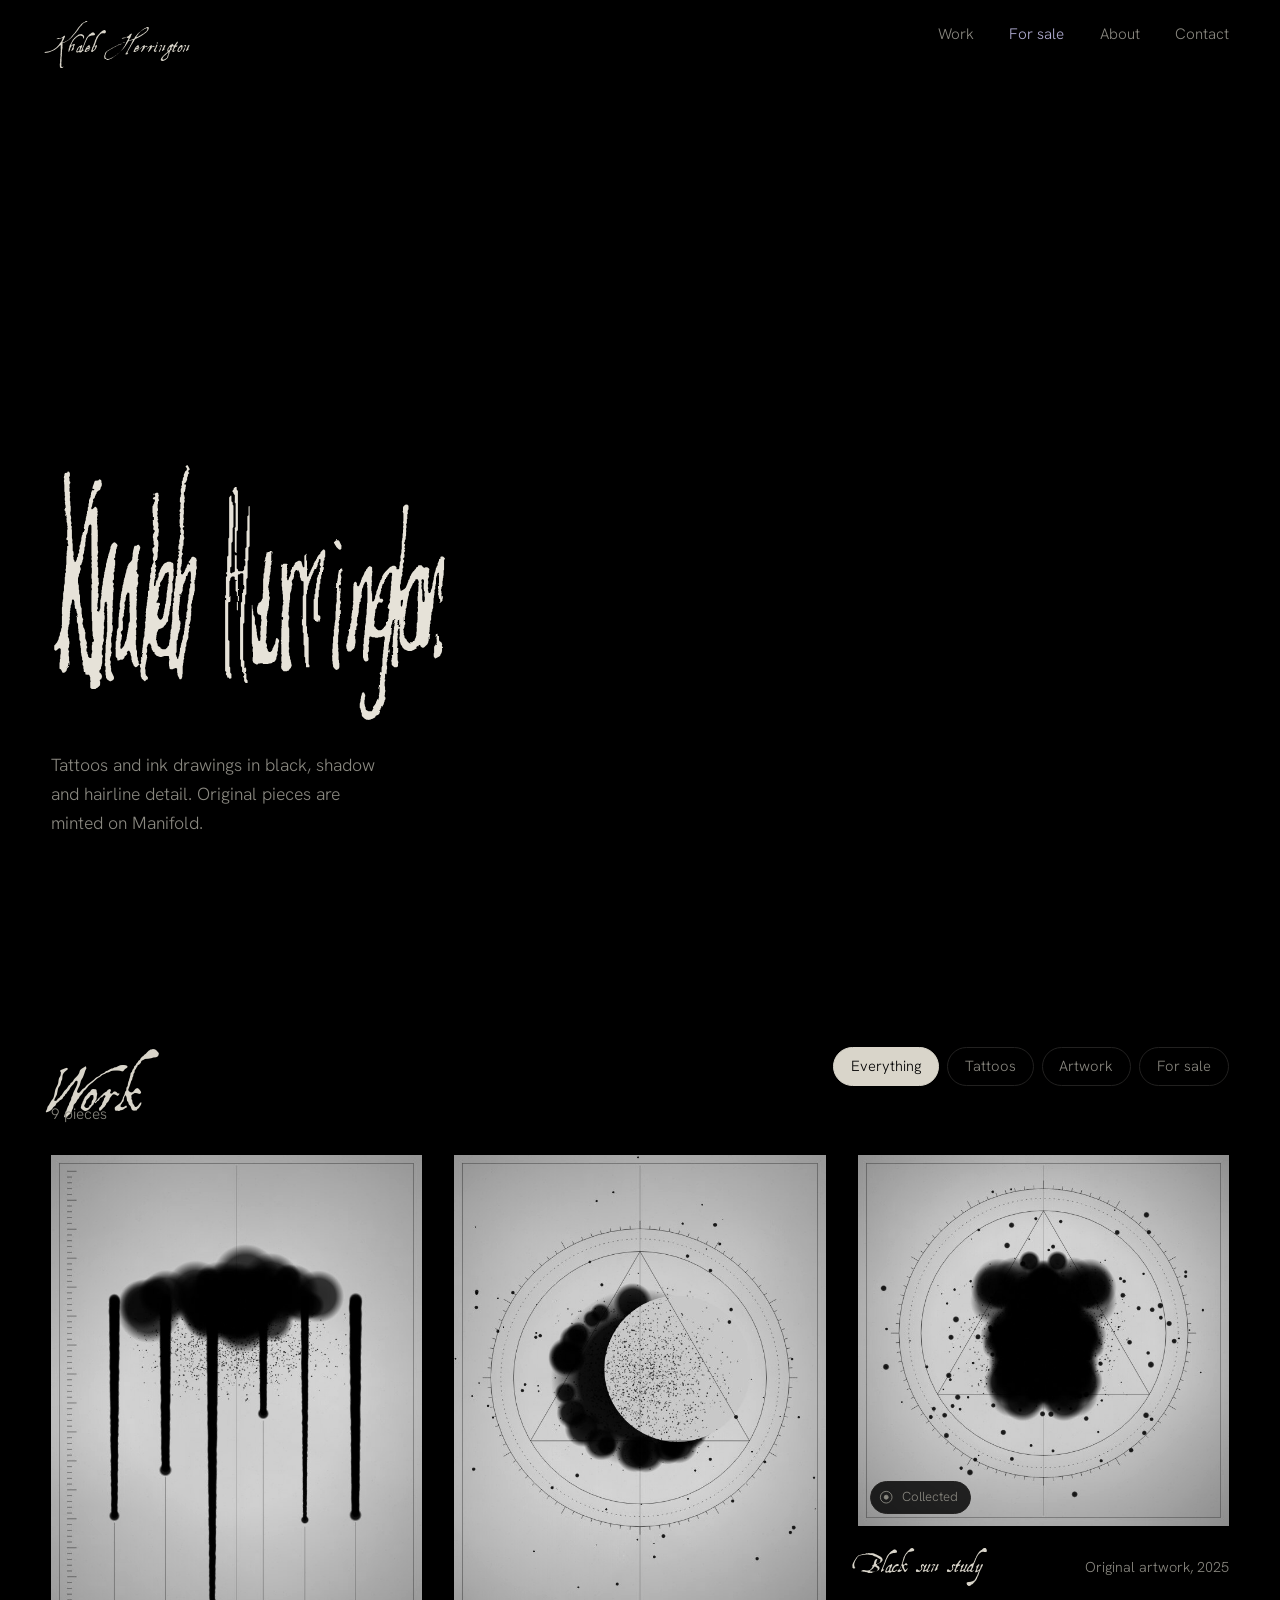
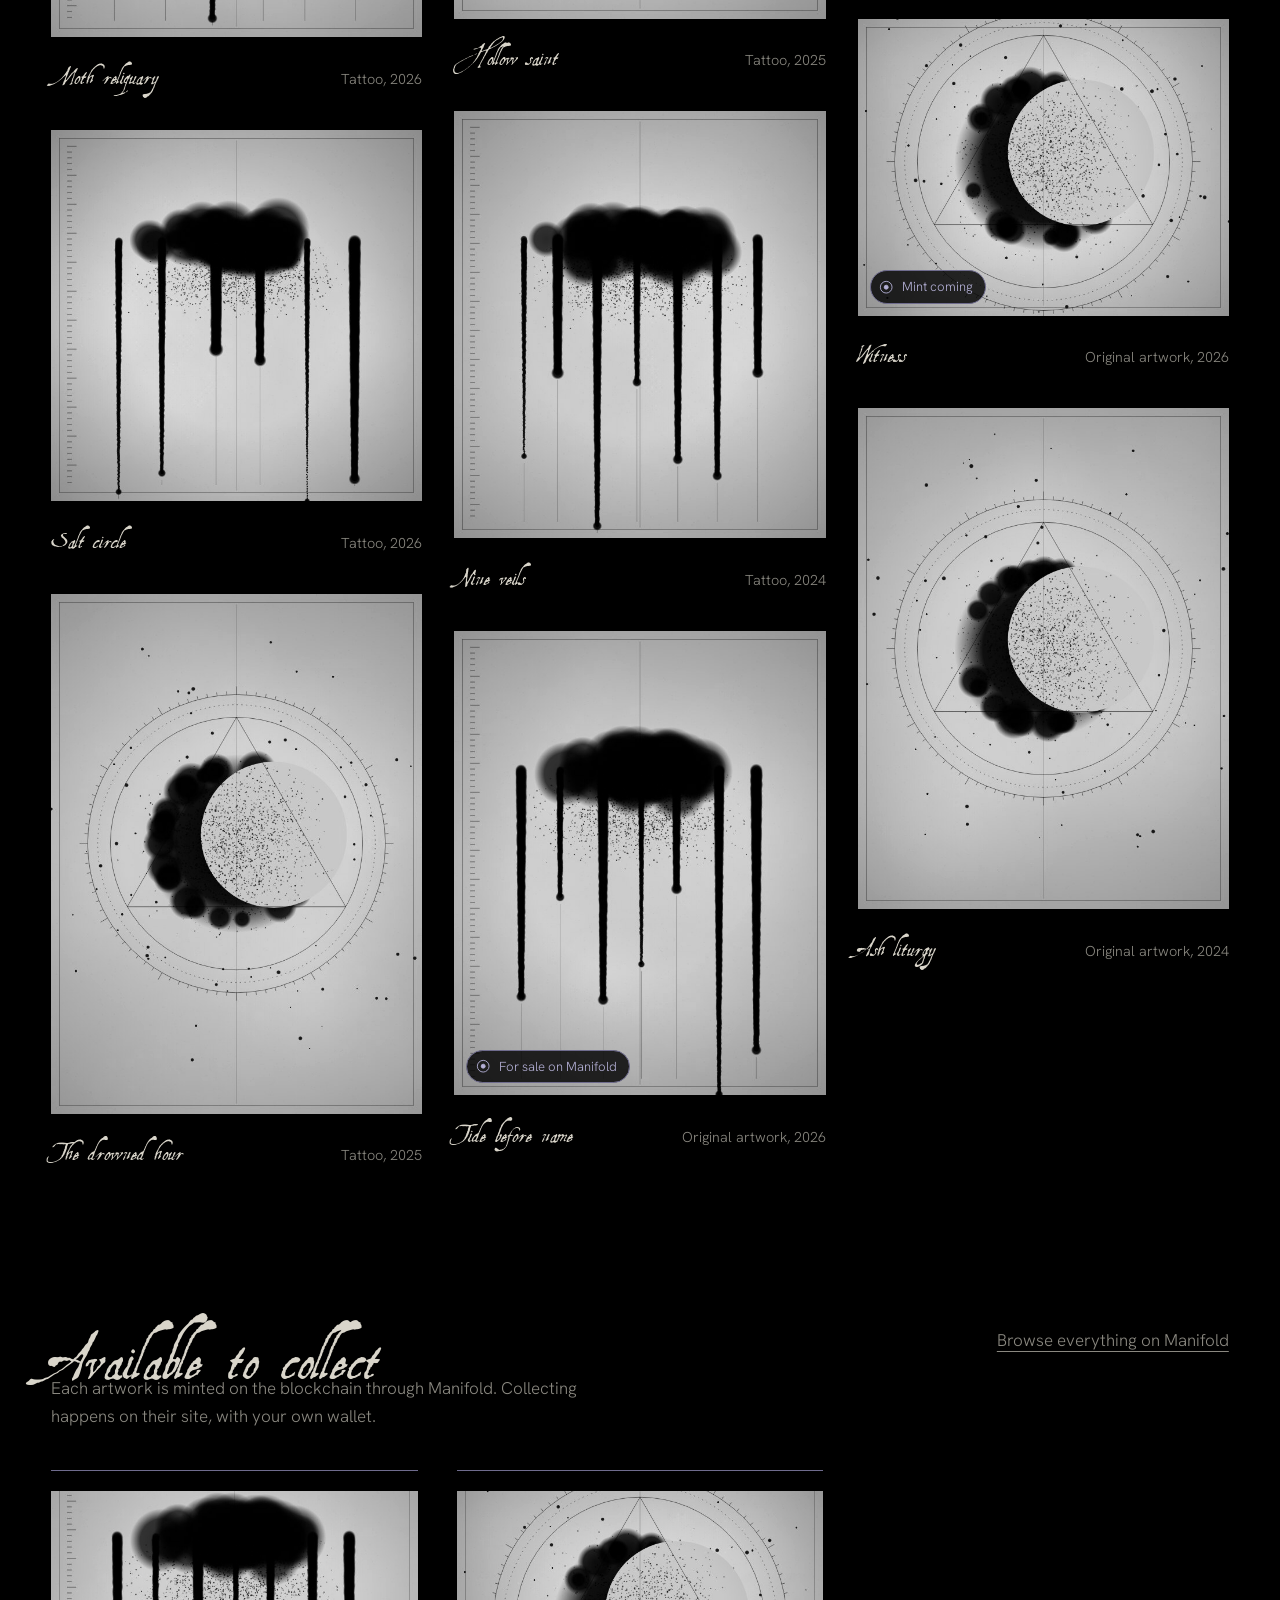
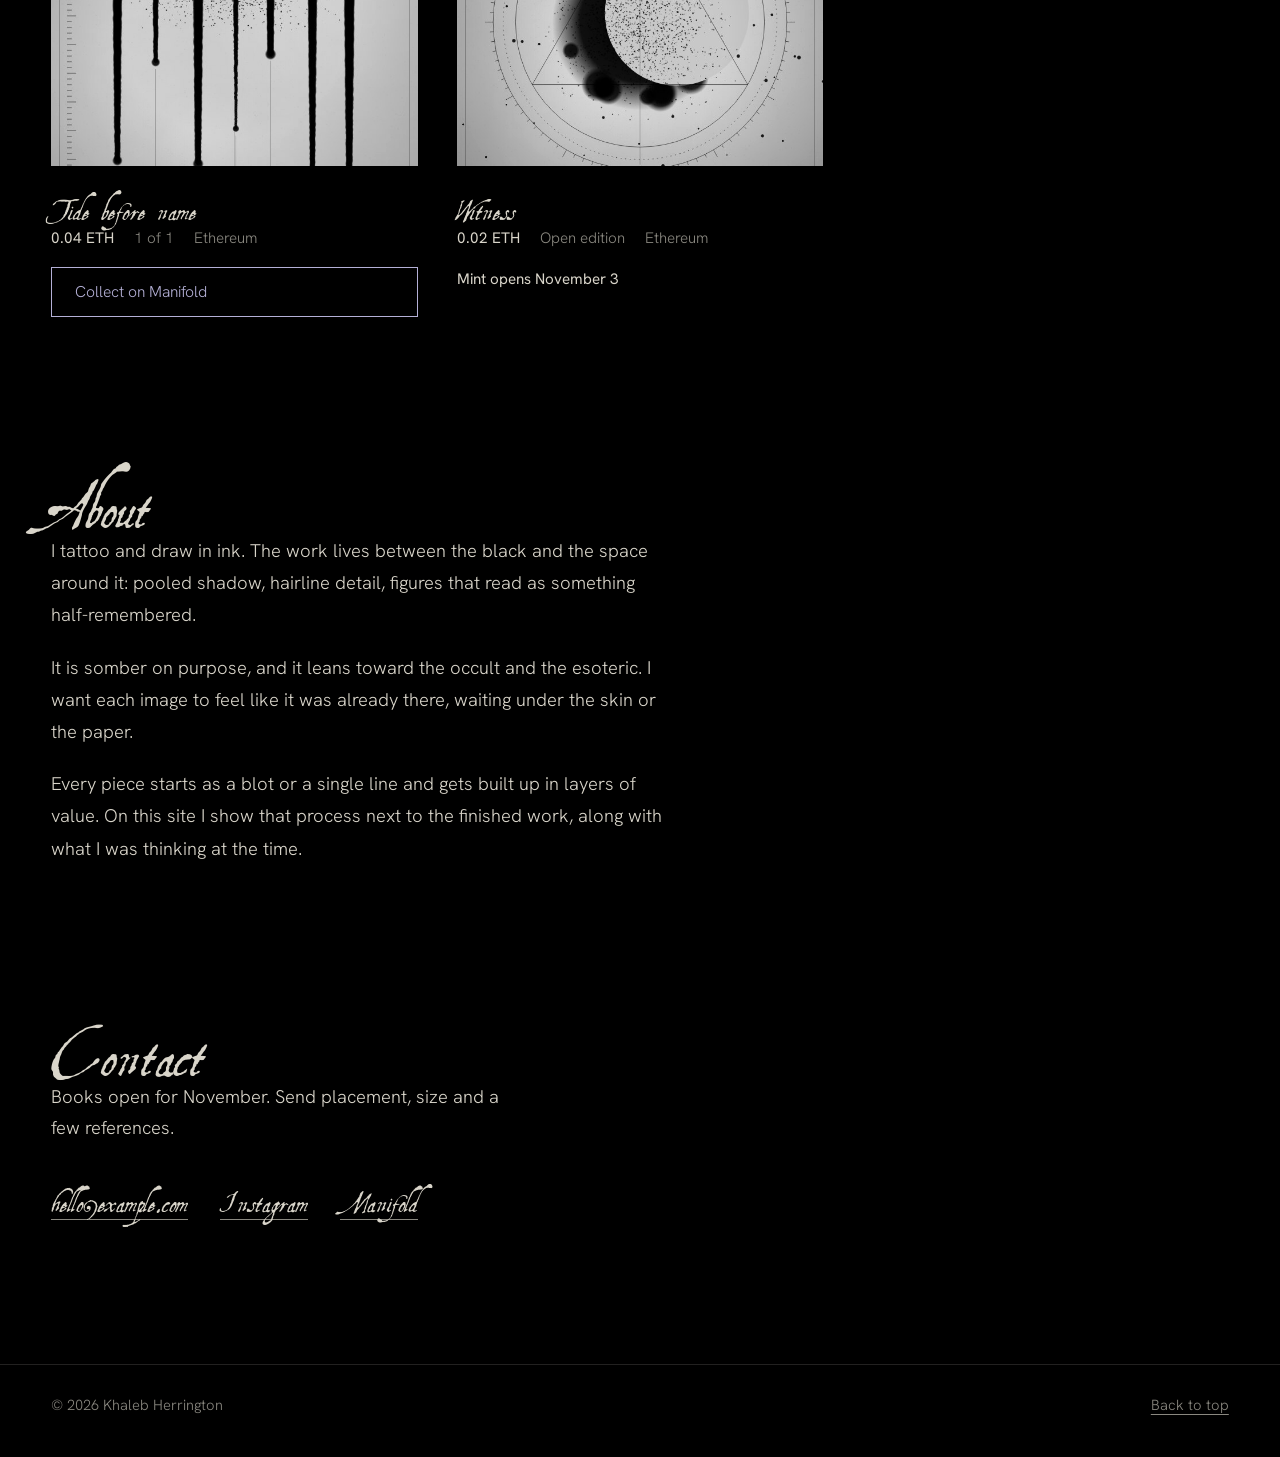
<file: index.html>
<!doctype html>
<html lang="en">
<head>
  <meta charset="utf-8">
  <meta name="viewport" content="width=device-width, initial-scale=1">
  <title>Khaleb Herrington</title>
  <meta name="description" content="Tattoos and ink artwork by Khaleb Herrington. Black, shadow and hairline detail. Original pieces minted on Manifold.">
  <meta name="theme-color" content="#000000">
  <link rel="preconnect" href="https://fonts.googleapis.com">
  <link rel="preconnect" href="https://fonts.gstatic.com" crossorigin>
  <link href="https://fonts.googleapis.com/css2?family=Hanken+Grotesk:wght@300;400;500&family=IM+Fell+English:ital@0;1&display=swap" rel="stylesheet">
  <link rel="stylesheet" href="css/style.css">
</head>
<body>

  <!-- Ink-bleed filter: roughens the edges of the name like ink soaking into paper -->
  <svg width="0" height="0" aria-hidden="true" focusable="false" style="position:absolute">
    <filter id="bleed" x="-5%" y="-10%" width="110%" height="120%">
      <feTurbulence type="fractalNoise" baseFrequency="0.035" numOctaves="3" seed="7" result="n"/>
      <feDisplacementMap in="SourceGraphic" in2="n" scale="2.2" xChannelSelector="R" yChannelSelector="G"/>
    </filter>
  </svg>

  <a class="skip" href="#work">Skip to work</a>

  <header class="bar" id="bar">
    <a class="mark" href="#top">Khaleb Herrington</a>
    <nav aria-label="Primary">
      <a href="#work">Work</a>
      <a href="#mints" id="navMints" hidden>For sale</a>
      <a href="#about">About</a>
      <a href="#contact">Contact</a>
    </nav>
  </header>

  <main>
    <section class="hero" id="top">
      <canvas id="ink" aria-hidden="true"></canvas>
      <div class="hero-copy">
        <h1 class="name"><img class="wordmark" src="assets/khaleb-herrington.svg" alt="Khaleb Herrington" width="982" height="647"></h1>
        <p class="lede">Tattoos and ink drawings in black, shadow and hairline detail. Original pieces are minted on Manifold.</p>
      </div>
    </section>

    <section class="section" id="work" aria-labelledby="workTitle">
      <div class="section-head">
        <h2 id="workTitle">Work</h2>
        <div class="filters" role="group" aria-label="Filter work">
          <button type="button" data-filter="all" aria-pressed="true">Everything</button>
          <button type="button" data-filter="tattoo" aria-pressed="false">Tattoos</button>
          <button type="button" data-filter="art" aria-pressed="false">Artwork</button>
          <button type="button" data-filter="sale" aria-pressed="false">For sale</button>
        </div>
      </div>
      <p class="count" id="count" aria-live="polite"></p>
      <div class="grid" id="grid"></div>
      <noscript><p class="empty">This portfolio needs JavaScript to load the work.</p></noscript>
    </section>

    <section class="section mints" id="mints" aria-labelledby="mintsTitle" hidden>
      <div class="section-head">
        <h2 id="mintsTitle">Available to collect</h2>
        <a class="textlink" id="manifoldProfile" href="#" target="_blank" rel="noopener noreferrer">Browse everything on Manifold</a>
      </div>
      <p class="mints-note">Each artwork is minted on the blockchain through Manifold. Collecting happens on their site, with your own wallet.</p>
      <div class="mint-list" id="mintList"></div>
    </section>

    <section class="section about" id="about" aria-labelledby="aboutTitle">
      <h2 id="aboutTitle">About</h2>
      <div class="about-body">
        <p>I tattoo and draw in ink. The work lives between the black and the space around it: pooled shadow, hairline detail, figures that read as something half-remembered.</p>
        <p>It is somber on purpose, and it leans toward the occult and the esoteric. I want each image to feel like it was already there, waiting under the skin or the paper.</p>
        <p>Every piece starts as a blot or a single line and gets built up in layers of value. On this site I show that process next to the finished work, along with what I was thinking at the time.</p>
      </div>
    </section>

    <section class="section contact" id="contact" aria-labelledby="contactTitle">
      <h2 id="contactTitle">Contact</h2>
      <div class="contact-body">
        <p class="booking" id="booking"></p>
        <ul class="contact-links">
          <li><a id="email" href="#">Email</a></li>
          <li><a id="instagram" href="#" target="_blank" rel="noopener noreferrer">Instagram</a></li>
          <li><a id="manifold2" href="#" target="_blank" rel="noopener noreferrer">Manifold</a></li>
        </ul>
      </div>
    </section>
  </main>

  <footer class="foot">
    <p>© <span id="year"></span> Khaleb Herrington</p>
    <a href="#top">Back to top</a>
  </footer>

  <!-- Piece detail -->
  <dialog class="piece" id="piece" aria-labelledby="pTitle">
    <button type="button" class="close" id="pClose" aria-label="Close piece">Close</button>
    <div class="sheet">
      <div class="media"><img id="pImg" alt=""></div>
      <div class="text">
        <p class="kind" id="pKind"></p>
        <h3 id="pTitle"></h3>
        <dl class="facts" id="pFacts"></dl>
        <div id="pMint"></div>
        <section id="pThoughtsWrap">
          <h4>Thoughts</h4>
          <div class="thoughts" id="pThoughts"></div>
        </section>
        <section id="pProcessWrap">
          <h4>Process</h4>
          <ol class="steps" id="pProcess"></ol>
        </section>
        <div id="pEnquire"></div>
        <nav class="pager" aria-label="Piece navigation">
          <button type="button" id="pPrev">Previous piece</button>
          <button type="button" id="pNext">Next piece</button>
        </nav>
      </div>
    </div>
  </dialog>

  <script src="js/works.js"></script>
  <script src="js/app.js"></script>
</body>
</html>
</file>
<file: css/style.css>
/* ==========================================================================
   Khaleb Herrington — portfolio
   Black ground, bone text, one cold lilac reserved for "for sale" marks.
   ========================================================================== */

@font-face {
  font-family: 'Aquiline Two';
  src: url('../fonts/AquilineTwo.ttf') format('truetype'),
       url('../fonts/AquilineTwo.otf') format('opentype'),
       url('../fonts/AquilineTwo.woff2') format('woff2'),
       url('../fonts/AquilineTwo.woff') format('woff');
  font-weight: 400;
  font-style: normal;
  font-display: swap;
}

:root {
  --void: #000;
  --soot: #0b0b0b;
  --line: #222120;
  --bone: #d9d5ca;
  --ash: #8a8880;
  --mist: #b4b0d6;
  --mist-dim: #6f6c8e;

  --display: 'Aquiline Two', 'IM Fell English', 'Iowan Old Style', 'Palatino Linotype', Georgia, serif;
  --body: 'Hanken Grotesk', system-ui, -apple-system, 'Segoe UI', sans-serif;

  --gutter: clamp(1.25rem, 4vw, 3.5rem);
  --max: 1480px;
}

*, *::before, *::after { box-sizing: border-box; }
* { margin: 0; }

html {
  background: var(--void);
  color: var(--bone);
  scroll-behavior: smooth;
  scroll-padding-top: 4.5rem;
  -webkit-text-size-adjust: 100%;
}
html.lock { overflow: hidden; }

body {
  font-family: var(--body);
  font-weight: 300;
  font-size: 1.0625rem;
  line-height: 1.65;
  min-height: 100vh;
  background: var(--void);
}

img { display: block; max-width: 100%; }
a { color: inherit; }
button { font: inherit; color: inherit; }

:focus-visible { outline: 2px solid var(--mist); outline-offset: 3px; }

.skip {
  position: absolute; left: var(--gutter); top: -4rem;
  background: var(--bone); color: var(--void); padding: .6rem 1rem; z-index: 100;
}
.skip:focus { top: .75rem; }

/* ---------- Header ---------- */

.bar {
  position: fixed; inset: 0 0 auto 0; z-index: 20;
  display: flex; align-items: center; justify-content: space-between; gap: 1.5rem;
  padding: 1.1rem var(--gutter);
  transition: background .3s ease, border-color .3s ease;
  border-bottom: 1px solid transparent;
}
.bar.solid {
  background: rgba(0, 0, 0, .88);
  backdrop-filter: blur(8px);
  -webkit-backdrop-filter: blur(8px);
  border-bottom-color: var(--line);
}
.mark {
  font-family: var(--display);
  font-size: 1.2rem;
  text-decoration: none;
  letter-spacing: .01em;
}
.bar nav { display: flex; gap: clamp(.85rem, 3vw, 2.2rem); white-space: nowrap; }
@media (max-width: 520px) { .bar { padding-block: .9rem; gap: .75rem; } .mark { font-size: 1rem; white-space: nowrap; } .bar nav a { font-size: .85rem; } }
.bar nav a {
  font-size: .95rem; text-decoration: none; color: var(--ash);
  padding: .25rem 0; border-bottom: 1px solid transparent;
  transition: color .2s ease, border-color .2s ease;
}
.bar nav a:hover { color: var(--bone); border-bottom-color: var(--bone); }
.bar nav a[href="#mints"] { color: var(--mist); }
.bar nav a[href="#mints"]:hover { border-bottom-color: var(--mist); }

/* ---------- Hero ---------- */

.hero {
  position: relative;
  min-height: 100svh;
  display: flex; align-items: flex-end;
  padding: 7rem var(--gutter) clamp(2.5rem, 7vh, 5rem);
  overflow: hidden;
}
#ink {
  position: absolute; inset: 0; width: 100%; height: 100%;
  pointer-events: none;
}
.hero-copy { position: relative; max-width: var(--max); width: 100%; margin: 0 auto; }

.name { line-height: 0; filter: url(#bleed); }
.wordmark {
  display: block;
  width: clamp(15rem, 31vw, 25rem);
  height: auto;
  animation: soak 2.4s cubic-bezier(.2, .7, .2, 1) both;
}

@keyframes soak {
  from { opacity: 0; filter: blur(18px); transform: translateY(.04em) scale(1.015); }
  to   { opacity: 1; filter: blur(0);    transform: none; }
}

.lede {
  margin-top: clamp(1.1rem, 3vh, 1.75rem);
  max-width: 34ch;
  color: var(--ash);
  font-size: 1.1rem;
  animation: lede-in 1.2s ease 1.6s both;
}
@keyframes lede-in { from { opacity: 0; } to { opacity: 1; } }

/* ---------- Sections ---------- */

.section {
  max-width: var(--max);
  margin: 0 auto;
  padding: clamp(4rem, 10vw, 8rem) var(--gutter) 0;
}
.section h2 {
  font-family: var(--display);
  font-weight: 400;
  font-size: clamp(2.2rem, 5vw, 3.6rem);
  line-height: 1;
}
.section-head {
  display: flex; flex-wrap: wrap; align-items: flex-end; justify-content: space-between;
  gap: 1.25rem 2rem;
}

.filters { display: flex; flex-wrap: wrap; gap: .5rem; }
.filters button {
  background: none; border: 1px solid var(--line); border-radius: 999px;
  padding: .4rem 1.05rem; cursor: pointer; font-size: .92rem; color: var(--ash);
  transition: color .2s ease, border-color .2s ease, background .2s ease;
}
.filters button:hover { color: var(--bone); border-color: var(--ash); }
.filters button[aria-pressed="true"] { color: var(--void); background: var(--bone); border-color: var(--bone); }
.filters button[data-filter="sale"][aria-pressed="true"] { background: var(--mist); border-color: var(--mist); }

.count { margin-top: 1rem; color: var(--ash); font-size: .95rem; min-height: 1.65em; }

/* ---------- Grid ---------- */

.grid { margin-top: 1.75rem; column-count: 3; column-gap: clamp(1.25rem, 2.5vw, 2.5rem); }
@media (max-width: 980px) { .grid { column-count: 2; } }
@media (max-width: 560px) { .grid { column-count: 1; } }

.card {
  break-inside: avoid;
  margin-bottom: clamp(1.75rem, 3vw, 3rem);
}
.card button {
  display: block; width: 100%; text-align: left; cursor: pointer;
  background: none; border: 0; padding: 0;
}
.thumb {
  position: relative; overflow: hidden; background: var(--soot);
}
.thumb img {
  width: 100%; height: 100%; object-fit: cover;
  filter: grayscale(1) contrast(1.05);
  transition: transform 1.1s cubic-bezier(.2, .7, .2, 1), filter .5s ease;
}
.card button:hover .thumb img,
.card button:focus-visible .thumb img { transform: scale(1.035); filter: grayscale(.6) contrast(1.1); }

.badge {
  position: absolute; left: .75rem; bottom: .75rem;
  display: inline-flex; align-items: center; gap: .5rem;
  padding: .3rem .75rem .3rem .55rem;
  background: rgba(0, 0, 0, .82);
  border: 1px solid var(--mist-dim);
  border-radius: 999px;
  font-size: .82rem; color: var(--mist);
}
.badge svg { width: .9rem; height: .9rem; flex: none; }
.badge[data-status="sold"] { color: var(--ash); border-color: var(--line); }

.card-meta { padding-top: .85rem; display: flex; justify-content: space-between; align-items: baseline; gap: 1rem; }
.card-title { font-family: var(--display); font-size: 1.35rem; line-height: 1.15; }
.card-sub { color: var(--ash); font-size: .9rem; white-space: nowrap; }

.empty { margin-top: 2rem; color: var(--ash); }

/* ---------- Mints ---------- */

.mints-note { margin-top: 1.25rem; max-width: 56ch; color: var(--ash); }
.mint-list {
  margin-top: 2.5rem;
  display: grid; gap: clamp(1.5rem, 3vw, 2.5rem);
  grid-template-columns: repeat(auto-fill, minmax(min(100%, 320px), 1fr));
}
.mint-item { border-top: 1px solid var(--mist-dim); padding-top: 1.25rem; display: grid; gap: 1rem; align-content: start; }
.mint-item .thumb { aspect-ratio: 4 / 3; }
.mint-item h3 { font-family: var(--display); font-weight: 400; font-size: 1.6rem; line-height: 1.1; }
.mint-item h3 button { background: none; border: 0; padding: 0; cursor: pointer; text-align: left; }
.mint-item h3 button:hover { color: var(--mist); }
.mint-line { display: flex; flex-wrap: wrap; gap: .25rem 1.25rem; color: var(--ash); font-size: .95rem; }
.mint-line strong { color: var(--bone); font-weight: 400; }

/* ---------- Buttons & links ---------- */

.btn {
  display: inline-block; text-decoration: none; cursor: pointer;
  padding: .7rem 1.4rem; border: 1px solid var(--bone); background: none; color: var(--bone);
  font-size: .98rem; transition: background .2s ease, color .2s ease;
}
.btn:hover { background: var(--bone); color: var(--void); }
.btn.mint { border-color: var(--mist); color: var(--mist); }
.btn.mint:hover { background: var(--mist); color: var(--void); }
.textlink { color: var(--ash); text-underline-offset: .3em; }
.textlink:hover { color: var(--bone); }

/* ---------- About / Contact ---------- */

.about-body { margin-top: 2rem; max-width: 62ch; display: grid; gap: 1.25rem; }
.about-body p { font-size: 1.15rem; line-height: 1.75; }

.contact-body { margin-top: 2rem; display: grid; gap: 1.5rem; }
.booking { max-width: 46ch; font-size: 1.15rem; }
.contact-links { list-style: none; padding: 0; display: flex; flex-wrap: wrap; gap: .75rem 2rem; }
.contact-links a {
  font-family: var(--display); font-size: 1.6rem; text-decoration: none;
  border-bottom: 1px solid var(--ash); padding-bottom: .1rem;
  transition: border-color .2s ease, color .2s ease;
}
.contact-links a:hover { border-color: var(--bone); }

.foot {
  max-width: var(--max); margin: clamp(5rem, 12vw, 9rem) auto 0;
  padding: 1.75rem var(--gutter) 2.5rem;
  border-top: 1px solid var(--line);
  display: flex; justify-content: space-between; gap: 1rem; flex-wrap: wrap;
  color: var(--ash); font-size: .92rem;
}
.foot a { text-underline-offset: .3em; }

/* ---------- Piece detail ---------- */

dialog.piece {
  position: fixed; inset: 0; width: 100%; height: 100%;
  max-width: none; max-height: none; margin: 0; padding: 0; border: 0;
  background: var(--void); color: var(--bone);
  overflow: auto;
}
dialog.piece::backdrop { background: #000; }
dialog.piece[open] { animation: open .35s ease both; }
@keyframes open { from { opacity: 0; } to { opacity: 1; } }

.close {
  position: fixed; top: 1rem; right: var(--gutter); z-index: 5;
  background: rgba(0, 0, 0, .85); border: 1px solid var(--ash); color: var(--bone);
  padding: .45rem 1.1rem; cursor: pointer; font-size: .95rem;
  transition: background .2s ease, color .2s ease;
}
.close:hover { background: var(--bone); color: var(--void); }

.sheet { display: grid; grid-template-columns: 1fr; min-height: 100%; }
.media {
  display: flex; align-items: center; justify-content: center;
  padding: 4.5rem var(--gutter) 1.5rem;
  background: var(--void);
}
.media img { max-width: 100%; max-height: 80svh; width: auto; height: auto; filter: grayscale(1) contrast(1.05); }
.text { padding: 1.5rem var(--gutter) 4rem; max-width: 46rem; }

@media (min-width: 900px) {
  dialog.piece { overflow: hidden; }
  .sheet { grid-template-columns: minmax(0, 1.05fr) minmax(0, 1fr); height: 100%; }
  .media { padding: 4.5rem 2rem 2.5rem var(--gutter); overflow: auto; }
  .media img { max-height: calc(100svh - 8rem); }
  .text { overflow: auto; padding: 5rem var(--gutter) 4rem 2rem; max-width: none; border-left: 1px solid var(--line); }
}

.kind { color: var(--ash); font-size: .95rem; }
#pTitle { font-family: var(--display); font-weight: 400; font-size: clamp(2.4rem, 5vw, 3.8rem); line-height: 1.02; margin-top: .4rem; }

.facts { margin-top: 1.75rem; display: grid; gap: .5rem; max-width: 30rem; }
.facts div { display: flex; justify-content: space-between; gap: 1.5rem; padding-bottom: .5rem; border-bottom: 1px solid var(--line); }
.facts dt { color: var(--ash); }
.facts dd { text-align: right; }

.text h4 { font-family: var(--display); font-weight: 400; font-size: 1.7rem; margin: 2.75rem 0 1rem; }
.thoughts { display: grid; gap: 1rem; max-width: 56ch; }

.steps { list-style: none; padding: 0; counter-reset: step; display: grid; gap: 1.75rem; max-width: 56ch; }
.steps li { counter-increment: step; padding-left: 3rem; position: relative; }
.steps li::before {
  content: counter(step, upper-roman);
  position: absolute; left: 0; top: .05rem;
  font-family: var(--display); font-size: 1.2rem; color: var(--ash);
}
.steps h5 { font-family: var(--display); font-weight: 400; font-size: 1.25rem; line-height: 1.2; margin-bottom: .25rem; }
.steps p { color: var(--bone); opacity: .85; }
.steps img { margin-top: 1rem; width: 100%; max-width: 22rem; filter: grayscale(1); }

.mintbox {
  margin-top: 2rem; padding: 1.4rem; max-width: 30rem;
  border: 1px solid var(--mist-dim);
  display: grid; gap: 1rem;
}
.mintbox h4 { margin: 0; font-size: 1.4rem; color: var(--mist); }
.mintbox dl { display: grid; gap: .3rem; }
.mintbox dl div { display: flex; justify-content: space-between; gap: 1rem; }
.mintbox dt { color: var(--ash); }
.mintbox p { color: var(--ash); font-size: .95rem; }
.mintbox .btn { justify-self: start; }
.mintbox[data-status="sold"] { border-color: var(--line); }
.mintbox[data-status="sold"] h4 { color: var(--ash); }

#pEnquire { margin-top: 2.5rem; }

.pager {
  margin-top: 3.5rem; padding-top: 1.5rem; border-top: 1px solid var(--line);
  display: flex; justify-content: space-between; gap: 1rem;
}
.pager button { background: none; border: 0; cursor: pointer; color: var(--ash); padding: .25rem 0; text-underline-offset: .3em; }
.pager button:hover { color: var(--bone); text-decoration: underline; }

@media (prefers-reduced-motion: reduce) {
  html { scroll-behavior: auto; }
  .wordmark, .lede, dialog.piece[open] { animation: none; }
  .thumb img { transition: none; }
}
</file>
